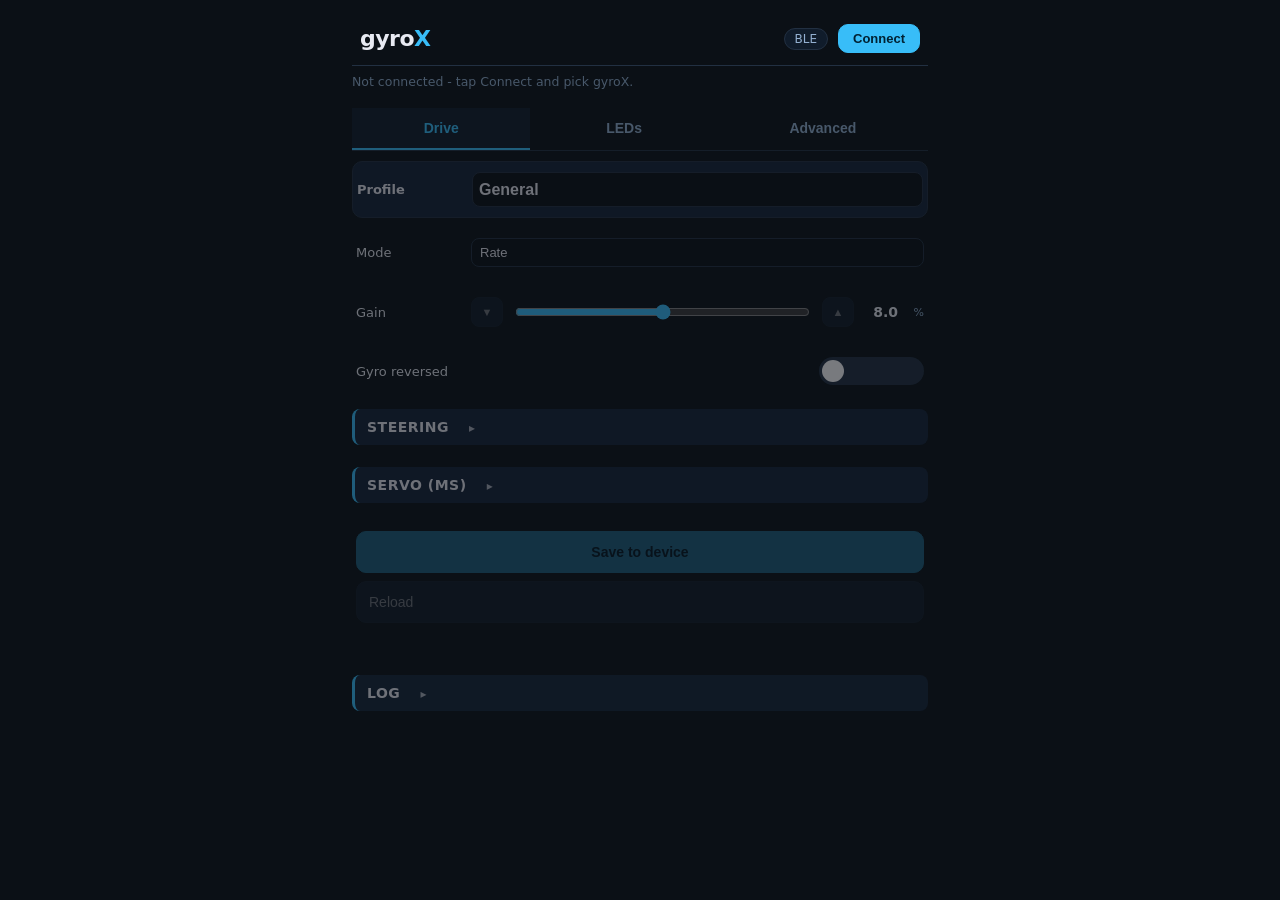
<file: docs/index.html>
<!DOCTYPE html>
<html lang="en">
<head>
<meta charset="UTF-8">
<meta name="viewport" content="width=device-width, initial-scale=1.0">
<title>gyroX BLE</title>
<link rel="stylesheet" href="style.css">
</head>
<body>
<div class="shell" id="shell">
  <header class="bar">
    <div class="brand">gyro<span class="dot">X</span></div>
    <div id="ver" class="pill">BLE</div>
    <label class="gyro-switch" title="Gyro correction on/off">
      <span class="gs-label">GYRO</span>
      <input type="checkbox" id="swGyro" checked disabled>
      <span class="gs-track"></span>
    </label>
    <button id="btnConn" class="btn-conn">Connect</button>
  </header>

  <div id="status" class="msg">Not connected - tap Connect and pick gyroX.</div>

  <nav class="tabs" role="tablist">
    <button class="tab active" data-tab="drive" role="tab" aria-selected="true">Drive</button>
    <button class="tab" data-tab="leds" role="tab" aria-selected="false">LEDs</button>
    <button class="tab" data-tab="advanced" role="tab" aria-selected="false">Advanced</button>
  </nav>

  <div class="tabpanels">

    <section class="tabpanel active" id="tab-drive" role="tabpanel">
      <div class="row profile-row">
        <label class="profile-label">Profile</label>
        <select id="mProfile" class="profile-select">
          <option value="0">General</option>
          <option value="1">Drift</option>
          <option value="2">Bashing</option>
          <option value="3">Custom</option>
        </select>
      </div>
      <div class="row">
        <label>Mode</label>
        <select id="mMode">
          <option value="0">Rate</option>
          <option value="1">Heading hold</option>
        </select>
      </div>
      <div class="row">
        <label>Gain</label>
        <button id="btnGainDn" class="step-btn" title="Gain down" aria-label="Gain down">▼</button>
        <input type="range" id="mGain" min="0" max="200">
        <button id="btnGainUp" class="step-btn" title="Gain up" aria-label="Gain up">▲</button>
        <span id="vGain" class="vnum">8.0</span><span class="vunit">%</span>
      </div>
      <div class="row">
        <label>Gyro reversed</label>
        <label class="switch"><input type="checkbox" id="mGyroRev"><span class="sl"></span></label>
      </div>
      <div class="row" id="rowResetHead" style="display:none"><button id="btnResetHead" class="btn-full">Reset heading-hold target</button></div>

      <div class="collapsible">
        <div class="sep" data-collapse="steering">Steering <span class="chev">▸</span></div>
        <div class="collapse-content" id="collapse-steering">
          <div class="row">
            <label>Steering reversed</label>
            <label class="switch"><input type="checkbox" id="mSteerRev"><span class="sl"></span></label>
          </div>
          <div class="row">
            <label>Deadband</label>
            <button id="btnDeadDn" class="step-btn" title="Deadband down" aria-label="Deadband down">▼</button>
            <input type="range" id="mDeadband" min="0" max="50">
            <button id="btnDeadUp" class="step-btn" title="Deadband up" aria-label="Deadband up">▲</button>
            <span id="vDeadband" class="vnum">8</span><span class="vunit">%</span>
          </div>
          <div class="row">
            <label>Trim</label>
            <button id="btnTrimDn" class="step-btn" title="Trim down" aria-label="Trim down">▼</button>
            <input type="range" id="mTrim" min="-100" max="100">
            <button id="btnTrimUp" class="step-btn" title="Trim up" aria-label="Trim up">▲</button>
            <span id="vTrim" class="vnum">0</span><span class="vunit">%</span>
          </div>
        </div>
      </div>

      <div class="collapsible">
        <div class="sep" data-collapse="servo">Servo (µs) <span class="chev">▸</span></div>
        <div class="collapse-content" id="collapse-servo">
          <div class="row"><label>Min</label><input type="number" id="mSmin" min="100" max="4000"></div>
          <div class="row"><label>Center</label><input type="number" id="mScenter" min="100" max="4000"></div>
          <div class="row"><label>Max</label><input type="number" id="mSmax" min="100" max="4000"></div>
        </div>
      </div>

      <div class="row act">
        <button id="btnSave" class="btn-full btn-save">Save to device</button>
        <button id="btnLoad" class="btn-full">Reload</button>
      </div>
      <div id="mMsg" class="msg"></div>
    </section>


    <section class="tabpanel" id="tab-leds" role="tabpanel">
      <div class="row">
        <label>Power</label>
        <label class="switch"><input type="checkbox" id="mLedsOn"><span class="sl"></span></label>
      </div>
      <div class="row">
        <label>Color</label>
        <span class="colorrow"><input type="color" id="mLedsColor" value="#ff0000"><span id="vLedsColor" class="hex">#ff0000</span></span>
      </div>
      <div class="row">
        <label>Brightness</label>
        <button id="btnBrightDn" class="step-btn" title="Brightness down" aria-label="Brightness down">▼</button>
        <input type="range" id="mLedsBright" min="0" max="100">
        <button id="btnBrightUp" class="step-btn" title="Brightness up" aria-label="Brightness up">▲</button>
        <span id="vBright" class="vnum">100</span><span class="vunit">%</span>
      </div>
    </section>

    <section class="tabpanel" id="tab-advanced" role="tabpanel">
      <div class="row">
        <label>Gyro filter (DLPF)</label>
        <select id="mDlpf">
          <option value="5">5 Hz (smooth)</option>
          <option value="10">10 Hz</option>
          <option value="21">21 Hz (drift)</option>
          <option value="44">44 Hz (snappy)</option>
        </select>
      </div>
      <div class="row">
        <label>Gyro range</label>
        <select id="mFs">
          <option value="250">±250 °/s</option>
          <option value="500">±500 °/s</option>
          <option value="1000">±1000 °/s</option>
          <option value="2000">±2000 °/s</option>
        </select>
      </div>
      <div class="row plain">
        <label>Gyro zero offset (°/s)</label>
        <span id="mGzoff" class="value">-</span>
      </div>
      <div class="row"><button id="btnCal" class="btn-full">Calibrate gyro (car still!)</button></div>
      <div id="calMsg" class="msg"></div>

      <div class="sep">Device name</div>
      <div class="row">
        <label>Device name</label>
        <span class="ver-line">
          <input type="text" id="fDevName" maxlength="20" placeholder="unnamed">
          <button id="btnSaveName" class="btn-mini" disabled>Save</button>
        </span>
      </div>

      <div class="sep">Firmware update (OTA)</div>
      <div class="ota-box" id="otaBox">
        <div class="row plain"><label>Current</label><span id="otaInstalled" class="value">-</span></div>
        <div class="row plain"><label>Latest</label><span id="otaLatest" class="value">-</span></div>
        <div id="otaState" class="msg">Connect to check for updates.</div>
      </div>
      <div class="row"><button id="btnOta" class="btn-full" disabled>Update & flash over BLE</button></div>
      <div class="progress"><div class="fill" id="otaBar"></div></div>
      <div id="otaMsg" class="msg"></div>

      <div class="collapsible">
        <div class="sep" data-collapse="otamore">Rollback & local file <span class="chev">▸</span></div>
        <div class="collapse-content" id="collapse-otamore">
          <div class="row">
            <label>Version</label>
            <span class="ver-line">
              <select id="otaVersion"><option>Loading releases…</option></select>
              <button id="btnFlashVersion" class="btn-mini" disabled>Flash Version</button>
            </span>
          </div>
          <div class="row">
            <label>Rollback</label>
            <span class="rb-line">
              <span id="otaOther" class="value">-</span>
              <button id="btnRollback" class="btn-mini" disabled>Flash</button>
            </span>
          </div>
          <div class="row"><label>Flash local file</label><input type="file" id="otaFile" accept=".bin"></div>
          <div class="msg">For offline installs - releases normally load from GitHub automatically.</div>
        </div>
      </div>
    </section>

  </div>

  <div class="collapsible">
    <div class="sep" data-collapse="log">Log <span class="chev">▸</span></div>
    <div class="collapse-content" id="collapse-log">
      <div id="log" class="log"></div>
    </div>
  </div>
</div>
<script src="app.js"></script>
</body>
</html>
</file>
<file: docs/style.css>
/* gyroX BLE config - styled to match the AP web UI */

* { box-sizing: border-box; }

:root {
  --bg: #0b1016;
  --panel: #121c2b;
  --border: #223042;
  --text: #e8eaf2;
  --muted: #93b0d1;
  --accent: #38bdf8;
}

html { -webkit-tap-highlight-color: transparent; }
body { margin: 0; font-family: system-ui, -apple-system, Segoe UI, Roboto, sans-serif; background: var(--bg); color: var(--text); font-size: 14px; -webkit-font-smoothing: antialiased; }
.shell { max-width: 600px; margin: 0 auto; padding: 12px; }

/* ---------- header ---------- */
.bar { display: flex; align-items: center; gap: 10px; padding: 12px 8px; border-bottom: 1px solid var(--border); }
.brand { font-size: 22px; font-weight: 700; letter-spacing: -0.5px; }
.dot { color: var(--accent); }
.pill { font-size: 12px; padding: 3px 10px; border-radius: 12px; background: #101c2b; border: 1px solid var(--border); color: var(--muted); margin-left: auto; white-space: nowrap; min-width: 0; overflow: hidden; text-overflow: ellipsis; }
.pill.connected { color: var(--accent); border-color: var(--accent); }

/* connect button (BLE only) */
.btn-conn { font-size: 13px; font-weight: 700; padding: 6px 14px; border-radius: 10px; background: var(--accent); color: #002233; border: 1px solid var(--accent); cursor: pointer; white-space: nowrap; }
.btn-conn:hover { background: #4ecbff; }
.btn-conn.disconnect { background: #1d2b3f; color: var(--text); border-color: var(--border); font-weight: 600; }

/* ---------- status / messages ---------- */
.msg { font-size: 12.5px; color: var(--muted); margin: 8px 0; min-height: 18px; }
.msg.err { color: #ff8484; }
.msg.ok { color: #7ee2a8; }

/* ---------- tabs ---------- */
.tabs { display: flex; gap: 4px; margin: 16px 0 4px; overflow-x: auto; scrollbar-width: none; border-bottom: 1px solid var(--border); }
.tabs::-webkit-scrollbar { display: none; }
.tab { flex: 1 1 auto; min-width: 90px; text-align: center; padding: 12px 6px; font-size: 14px; font-weight: 600; color: var(--muted); background: transparent; border: none; border-bottom: 2px solid transparent; cursor: pointer; }
.tab.active { color: var(--accent); border-bottom-color: var(--accent); background: #101c2b; }

/* ---------- tab panels ---------- */
.tabpanel { display: none; animation: fadeIn 0.2s ease; }
.tabpanel.active { display: block; }
@keyframes fadeIn { from { opacity: 0; transform: translateY(4px); } to { opacity: 1; transform: translateY(0); } }

/* ---------- form rows ---------- */
.row { display: flex; align-items: center; justify-content: space-between; gap: 10px; margin: 10px 0; padding: 10px 4px; border-radius: 10px; }
.row:hover { background: #19273c; }
.row label { font-size: 13px; color: var(--text); min-width: 105px; }
.sep { font-size: 12px; color: var(--muted); text-transform: uppercase; letter-spacing: 0.5px; margin: 18px 0 8px; padding-left: 6px; border-left: 3px solid var(--accent); }

/* inputs */
input[type=range] { flex: 1; accent-color: var(--accent); height: 24px; }
input[type=number] { flex: 0 0 110px; background: #0b1016; border: 1px solid var(--border); color: var(--text); border-radius: 8px; padding: 6px 8px; font-size: 13px; }
input[type=text] { flex: 1; background: #0b1016; border: 1px solid var(--border); color: var(--text); border-radius: 8px; padding: 8px 10px; font-size: 13px; }
select { flex: 1; background: #0b1016; border: 1px solid var(--border); color: var(--text); border-radius: 8px; padding: 6px 8px; font-size: 13px; min-width: 110px; -webkit-appearance: none; }
.vnum { font-variant-numeric: tabular-nums; font-weight: 600; min-width: 34px; text-align: right; }
.vunit { font-size: 11px; color: var(--muted); min-width: 16px; text-align: right; }
.colorrow { display: flex; align-items: center; gap: 8px; flex: 1; }
.hex { font-size: 12px; color: var(--muted); min-width: 52px; text-align: center; }
input[type=color] { width: 44px; height: 32px; border: none; border-radius: 6px; background: none; cursor: pointer; }
input[type=file] { flex: 1; font-size: 12px; color: var(--muted); }
input[type=file]::file-selector-button { background: #1d2b3f; border: 1px solid var(--border); color: var(--text); border-radius: 8px; padding: 6px 10px; margin-right: 8px; cursor: pointer; }


/* switches */
.switch { position: relative; display: inline-block; width: 48px; height: 28px; }
.switch input { opacity: 0; width: 0; height: 0; }
.sl { position: absolute; cursor: pointer; inset: 0; background: var(--border); border-radius: 28px; transition: .2s; }
.sl:after { position: absolute; content: ""; height: 22px; width: 22px; left: 3px; bottom: 3px; background: #fff; border-radius: 50%; transition: .2s; }
input:checked + .sl { background: var(--accent); }
input:checked + .sl:after { transform: translateX(20px); }

/* buttons */
.btn-full { width: 100%; background: #1d2b3f; border: 1px solid var(--border); color: var(--text); border-radius: 10px; padding: 12px; font-size: 14px; cursor: pointer; text-align: left; }
.btn-full:hover:not(:disabled) { background: #24364c; }
.btn-full:disabled { opacity: 0.45; cursor: not-allowed; }
.btn-save { background: var(--accent); color: #002233; border-color: var(--accent); font-weight: 700; text-align: center; }
.btn-save:hover:not(:disabled) { background: #4ecbff; }
.act { display: flex; flex-direction: column; gap: 8px; }

/* progress bar (OTA) */
.progress { height: 6px; background: #1d2b3f; border-radius: 3px; margin: 8px 0; overflow: hidden; }
.progress .fill { height: 100%; width: 0%; background: var(--accent); transition: width 0.15s; }

/* telemetry strip */
.telemetry { display: grid; grid-template-columns: repeat(4, 1fr); gap: 6px; margin-top: 18px; padding-top: 12px; border-top: 1px solid var(--border); background: #101c2b; border-radius: 12px; }
@media (max-width: 480px) { .telemetry { grid-template-columns: repeat(2, 1fr); } }
.tel-item { display: flex; flex-direction: column; align-items: center; gap: 2px; padding: 8px 2px; }
.tel-label { font-size: 10px; color: var(--muted); text-transform: uppercase; letter-spacing: 0.3px; }
.tel-val { font-size: 17px; font-weight: 700; font-variant-numeric: tabular-nums; line-height: 1; }
.tel-unit { font-size: 10px; color: var(--muted); }

/* ---------- profile prominence (Drive page) ---------- */
.profile-row { background: #162438; border: 1px solid var(--border); }
.profile-label { font-size: 16px; font-weight: 700; color: var(--text); min-width: 115px; }
.profile-select { font-size: 16px; font-weight: 700; padding: 8px 6px; }

/* ---------- collapsible sections ---------- */
.sep[data-collapse] {
  font-size: 14px; font-weight: 700; color: var(--text); text-transform: uppercase; letter-spacing: 0.5px;
  margin: 14px 0 8px; padding: 10px 12px;
  background: #162438; border-radius: 8px;
  cursor: pointer; user-select: none;
}
.sep[data-collapse]:hover { background: #1b2c44; }
.sep[data-collapse] .chev { display: inline-block; width: 16px; text-align: center; margin-left: 10px; font-size: 12px; opacity: 0.7; transition: transform 0.2s ease; }
.sep[data-collapse].open .chev { transform: rotate(90deg); opacity: 1; }
.collapse-content { max-height: 0; overflow: hidden; opacity: 0; transition: max-height 0.25s ease, opacity 0.2s ease; }
.collapse-content.open { max-height: 2400px; opacity: 1; }

/* ---------- log (BLE diagnostics) ---------- */
.log { font-family: ui-monospace, SFMono-Regular, Menlo, Consolas, monospace; font-size: 11px; color: var(--muted); background: #0b1016; border: 1px solid var(--border); border-radius: 10px; padding: 8px 10px; max-height: 180px; overflow-y: auto; }
.log .entry { padding: 2px 0; border-bottom: 1px solid #14202f; white-space: pre-wrap; word-break: break-word; }
.log .entry:last-child { border-bottom: none; }
.log .ts { color: #5a7392; margin-right: 6px; }
.log .ok { color: #7ee2a8; }
.log .err { color: #ff8484; }
.log .info { color: var(--muted); }


/* OTA status box: green when up to date, red when an update is available */
.ota-box { border: 1px solid var(--border); border-radius: 10px; padding: 4px 8px; margin: 10px 0; }
.ota-box .row { margin: 4px 0; padding: 4px 2px; }
.ota-box.ok { border-color: #22c55e; }
.ota-box.ok #otaState { color: #7ee2a8; }
.ota-box.update { border-color: #ef4444; }
.ota-box.update #otaState { color: #ff9b9b; }
.small a { color: var(--accent); }

/* OTA status box: green when up to date, red when an update is available */
.ota-box { border: 1px solid var(--border); border-radius: 10px; padding: 4px 8px; margin: 10px 0; }
.ota-box .row { margin: 4px 0; padding: 4px 2px; }
.ota-box .row:hover { background: transparent; }   /* display-only rows: not clickable */
.ota-box.ok { border-color: #22c55e; }
.ota-box.ok #otaState { color: #7ee2a8; }
.ota-box.update { border-color: #ef4444; }
.ota-box.update #otaState { color: #ff9b9b; }
.small a { color: var(--accent); }

/* compact buttons for the advanced OTA rows */
.ver-line, .rb-line { display: flex; align-items: center; gap: 8px; flex: 1; justify-content: flex-end; }
.btn-mini { padding: 6px 12px; font-size: 12px; font-weight: 600; border-radius: 8px; background: #1d2b3f; border: 1px solid var(--border); color: var(--text); cursor: pointer; white-space: nowrap; }
.btn-mini:hover:not(:disabled) { background: #24364c; }
.btn-mini:disabled { opacity: 0.45; cursor: not-allowed; }
/* trim stepper buttons (±1 per tap, saves immediately) */
.step-btn { flex: none; width: 32px; height: 30px; padding: 0; font-size: 11px; line-height: 1; border-radius: 8px; background: #1d2b3f; border: 1px solid var(--border); color: var(--text); cursor: pointer; }
.step-btn:hover:not(:disabled) { background: #24364c; }
.step-btn:active:not(:disabled) { background: var(--accent); }
.step-btn:disabled { opacity: 0.45; cursor: not-allowed; }
/* header gyro switch */
.gyro-switch { display: flex; align-items: center; gap: 5px; cursor: pointer; user-select: none; }
.gyro-switch .gs-label { font-size: 11px; font-weight: 700; letter-spacing: 0.5px; color: var(--muted); }
.gyro-switch input { display: none; }
.gyro-switch .gs-track { width: 32px; height: 18px; border-radius: 10px; background: #1d2b3f; border: 1px solid var(--border); position: relative; transition: background 0.15s ease, border-color 0.15s ease; flex: none; }
.gyro-switch .gs-track::after { content: ''; position: absolute; top: 2px; left: 2px; width: 12px; height: 12px; border-radius: 50%; background: var(--muted); transition: transform 0.15s ease, background 0.15s ease; }
.gyro-switch input:checked + .gs-track { background: var(--accent); border-color: var(--accent); }
.gyro-switch input:checked + .gs-track::after { transform: translateX(14px); background: #002233; }
.gyro-switch input:disabled + .gs-track { opacity: 0.4; }

/* disconnected: dim + lock everything below the header */
.shell > :not(.bar) { transition: opacity 0.2s ease; }
.shell.off > :not(.bar) { opacity: 0.45; pointer-events: none; user-select: none; }


/* OTA rows */
.value { font-size: 13px; font-weight: 600; color: var(--text); text-align: right; word-break: break-all; }
.btn-full.ota-update { background: var(--accent); color: #002233; border-color: var(--accent); font-weight: 700; text-align: center; }
.btn-full.ota-update:hover:not(:disabled) { background: #4ecbff; }

.log .info { color: var(--muted); }
</file>
